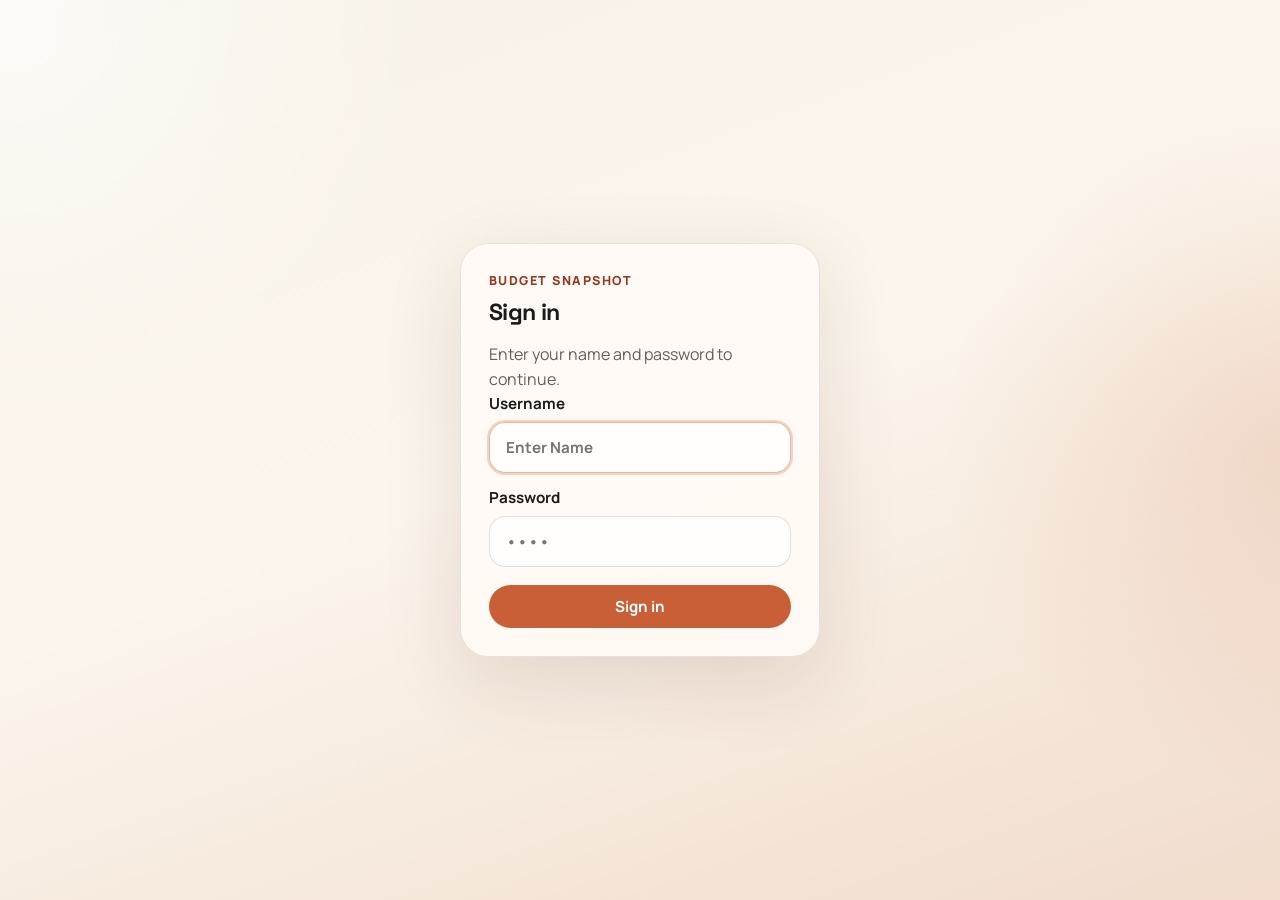
<file: index.html>
<!DOCTYPE html>
<html lang="en">
  <head>
    <meta charset="UTF-8" />
    <meta name="viewport" content="width=device-width, initial-scale=1.0, viewport-fit=cover" />
    <title>Budget Snapshot</title>
    <link rel="icon" type="image/png" href="Frame 2.png" />
    <link rel="preconnect" href="https://fonts.googleapis.com" />
    <link rel="preconnect" href="https://fonts.gstatic.com" crossorigin />
    <link
      href="https://fonts.googleapis.com/css2?family=Manrope:wght@400;500;700;800&family=Space+Grotesk:wght@500;700&display=swap"
      rel="stylesheet"
    />
    <link rel="stylesheet" href="styles.css" />
    <script src="auth.js"></script>
  </head>
  <body>
    <nav class="side-nav" aria-label="Quick actions">
      <button class="side-nav-item side-nav-icon" data-nav-action="add-expense" type="button" aria-label="Add expense" title="Add expense">
        <svg class="side-nav-svg" viewBox="0 0 24 24" aria-hidden="true">
          <circle cx="12" cy="12" r="9" fill="none" stroke="currentColor" stroke-width="1.8"/>
          <path d="M12 8v8M8 12h8" stroke="currentColor" stroke-width="1.8" stroke-linecap="round"/>
        </svg>
      </button>
      <button class="side-nav-item side-nav-icon" data-nav-target="purchaseSection" type="button" aria-label="Purchase planner" title="Purchase planner">
        <svg class="side-nav-svg" viewBox="0 0 24 24" aria-hidden="true">
          <path d="M6 2L3 6v14a2 2 0 002 2h14a2 2 0 002-2V6l-3-4z" fill="none" stroke="currentColor" stroke-width="1.8" stroke-linejoin="round"/>
          <line x1="3" y1="6" x2="21" y2="6" stroke="currentColor" stroke-width="1.8"/>
          <path d="M16 10a4 4 0 01-8 0" fill="none" stroke="currentColor" stroke-width="1.8" stroke-linecap="round"/>
        </svg>
      </button>
      <button class="side-nav-item side-nav-icon" data-nav-target="accountsSection" type="button" aria-label="Accounts" title="Accounts">
        <svg class="side-nav-svg" viewBox="0 0 24 24" aria-hidden="true">
          <rect x="2" y="6" width="20" height="14" rx="3" fill="none" stroke="currentColor" stroke-width="1.8"/>
          <path d="M2 10h20" stroke="currentColor" stroke-width="1.8"/>
          <circle cx="17" cy="15" r="1.5" fill="currentColor"/>
        </svg>
      </button>
      <button class="side-nav-item side-nav-icon" data-nav-action="notes" type="button" aria-label="Notes" title="Notes">
        <svg class="side-nav-svg" viewBox="0 0 24 24" aria-hidden="true">
          <path d="M5 3h14a2 2 0 0 1 2 2v14a2 2 0 0 1-2 2H5a2 2 0 0 1-2-2V5a2 2 0 0 1 2-2z" fill="none" stroke="currentColor" stroke-width="1.8"/>
          <path d="M7 8h10M7 12h10M7 16h6" stroke="currentColor" stroke-width="1.8" stroke-linecap="round"/>
        </svg>
      </button>
      <button class="side-nav-item side-nav-icon" data-nav-target="expenseSheetSection" type="button" aria-label="Expense sheet" title="Expense sheet">
        <svg class="side-nav-svg" viewBox="0 0 24 24" aria-hidden="true">
          <rect x="3" y="3" width="18" height="18" rx="3" fill="none" stroke="currentColor" stroke-width="1.8"/>
          <path d="M3 8h18M8 8v13M8 3v5" stroke="currentColor" stroke-width="1.5" stroke-linecap="round"/>
        </svg>
      </button>
      <button class="side-nav-item side-nav-icon" data-nav-target="monthlySection" type="button" aria-label="Monthly view" title="Monthly view">
        <svg class="side-nav-svg" viewBox="0 0 24 24" aria-hidden="true">
          <rect x="3" y="4" width="18" height="18" rx="3" fill="none" stroke="currentColor" stroke-width="1.8"/>
          <path d="M3 9h18" stroke="currentColor" stroke-width="1.8"/>
          <path d="M8 2v4M16 2v4" stroke="currentColor" stroke-width="1.8" stroke-linecap="round"/>
          <rect x="7" y="13" width="2.5" height="2.5" rx="0.5" fill="currentColor"/>
          <rect x="14.5" y="13" width="2.5" height="2.5" rx="0.5" fill="currentColor"/>
        </svg>
      </button>
      <button class="side-nav-item side-nav-icon side-nav-util-first" data-nav-action="calculator" type="button" aria-label="Calculator" title="Calculator">
        <svg class="side-nav-svg" viewBox="0 0 24 24" aria-hidden="true">
          <rect x="4" y="2" width="16" height="20" rx="3" fill="none" stroke="currentColor" stroke-width="1.8" stroke-linejoin="round"/>
          <rect x="7" y="5.5" width="10" height="3.5" rx="1.2" fill="none" stroke="currentColor" stroke-width="1.5"/>
          <circle cx="8.5" cy="13" r="1.1" fill="currentColor"/>
          <circle cx="12" cy="13" r="1.1" fill="currentColor"/>
          <circle cx="15.5" cy="13" r="1.1" fill="currentColor"/>
          <circle cx="8.5" cy="17.5" r="1.1" fill="currentColor"/>
          <circle cx="12" cy="17.5" r="1.1" fill="currentColor"/>
          <circle cx="15.5" cy="17.5" r="1.1" fill="currentColor"/>
        </svg>
      </button>
      <button class="side-nav-item side-nav-icon" data-nav-action="cashback-calculator" type="button" aria-label="Cashback calculator" title="Cashback calculator">
        <svg class="side-nav-svg" viewBox="0 0 24 24" aria-hidden="true">
          <circle cx="7" cy="7" r="2.5" fill="none" stroke="currentColor" stroke-width="1.8"/>
          <circle cx="17" cy="17" r="2.5" fill="none" stroke="currentColor" stroke-width="1.8"/>
          <path d="M18 6L6 18" stroke="currentColor" stroke-width="1.8" stroke-linecap="round"/>
        </svg>
      </button>
        <button class="side-nav-item side-nav-icon" data-nav-action="save-data" type="button" aria-label="Save data" title="Save data">
        <svg class="side-nav-svg" viewBox="0 0 24 24" aria-hidden="true">
          <path d="M5 3h11l3 3v15H5z" fill="none" stroke="currentColor" stroke-width="1.8" stroke-linejoin="round"/>
          <path d="M8 3v6h8V3" fill="none" stroke="currentColor" stroke-width="1.8" stroke-linejoin="round"/>
          <path d="M9 17h6" fill="none" stroke="currentColor" stroke-width="1.8" stroke-linecap="round"/>
        </svg>
      </button>
      <button class="side-nav-item side-nav-icon" data-nav-action="top" type="button" aria-label="Back to top" title="Back to top">
        <svg class="side-nav-svg" viewBox="0 0 24 24" aria-hidden="true">
          <path d="M12 18V6" fill="none" stroke="currentColor" stroke-width="1.8" stroke-linecap="round"/>
          <path d="M7.5 10.5 12 6l4.5 4.5" fill="none" stroke="currentColor" stroke-width="1.8" stroke-linecap="round" stroke-linejoin="round"/>
        </svg>
      </button>
    </nav>

    <div class="tab-bar">
      <a class="tab-btn tab-active" href="index.html">Dashboard</a>
      <a class="tab-btn" href="spendingcategory.html">
        <svg viewBox="0 0 24 24" width="15" height="15" aria-hidden="true" style="vertical-align:-2px;margin-right:5px"><rect x="3" y="12" width="4" height="9" rx="1" fill="none" stroke="currentColor" stroke-width="1.8"/><rect x="10" y="7" width="4" height="14" rx="1" fill="none" stroke="currentColor" stroke-width="1.8"/><rect x="17" y="3" width="4" height="18" rx="1" fill="none" stroke="currentColor" stroke-width="1.8"/></svg>
        Spending
      </a>
      <a class="tab-btn" href="wishlist.html">
        <svg viewBox="0 0 24 24" width="15" height="15" aria-hidden="true" style="vertical-align:-2px;margin-right:5px"><path d="M20.84 4.61a5.5 5.5 0 0 0-7.78 0L12 5.67l-1.06-1.06a5.5 5.5 0 0 0-7.78 7.78l1.06 1.06L12 21.23l7.78-7.78 1.06-1.06a5.5 5.5 0 0 0 0-7.78z" fill="none" stroke="currentColor" stroke-width="1.8" stroke-linejoin="round"/></svg>
        Wishlist
      </a>
      <a class="tab-btn" href="https://worth-it-lyart.vercel.app" target="_blank" rel="noopener noreferrer">Worth It</a>
      <span class="tab-btn" id="currentUserLabel" style="cursor:default"></span>
      <a class="tab-btn" href="#" id="logoutBtn">Logout</a>
    </div>

    <div class="page-shell">
      <main class="dashboard top-dashboard">
        <div class="left-dashboard-stack">
        <section id="accountsSection" class="panel panel-accent balances-panel">
          <div class="panel-heading">
            <div>
              <p class="section-tag">Accounts</p>
              <h2>Current balances</h2>
            </div>
          </div>

          <form class="stack-form">
            <label>
              Checking account
              <input id="checkingInput" name="checking" type="text" inputmode="decimal" placeholder="0.00" />
              <span class="balance-after-sheet">After sheet: <strong id="checkingNetDisplay">$0.00</strong></span>
            </label>
            <label>
              Savings account
              <input id="savingsInput" name="savings" type="text" inputmode="decimal" placeholder="0.00" />
              <span class="balance-after-sheet">After sheet: <strong id="savingsNetDisplay">$0.00</strong></span>
            </label>
            <label>
              Safety threshold
              <input id="safetyThresholdInput" name="safetyThreshold" type="number" min="0" step="0.01" placeholder="600.00" />
              <span class="field-helper">Minimum money to keep available after a purchase.</span>
            </label>
            <label>
              Low balance warning threshold
              <input id="lowBalanceThresholdInput" name="lowBalanceThreshold" type="number" min="0" step="0.01" placeholder="850.00" />
              <span class="field-helper">Show a warning when total money left drops below this amount.</span>
            </label>
          </form>

          <div id="cardsContainer" class="cards-container"></div>
          <template id="cardRowTemplate">
            <div data-card-entry class="card-entry">
              <label>
                <span data-card-name-label></span> statement balance
                <small class="field-helper">Closed billing cycle amount</small>
                <input data-card-statement-input type="number" min="0" step="0.01" placeholder="0.00" />
              </label>
              <label>
                <span data-card-name-label></span> current balance
                <strong data-card-total class="derived-value">$0.00</strong>
                <small data-card-helper class="field-helper"></small>
              </label>
              <label>
                <span data-card-name-label></span> bill due date
                <input data-card-due-input type="date" />
                <span data-card-due-helper class="due-date-helper"></span>
              </label>
              <button data-card-delete type="button" class="ghost-button small-button">Remove card</button>
            </div>
          </template>
          <p class="supporting-text card-balance-explainer">
            Statement balance is the fixed amount from a closed billing cycle. Current balance is the live total after posted charges and payments.
          </p>
          <div class="add-card-row">
            <input id="newCardNameInput" type="text" placeholder="New card name" />
            <button id="addCardBtn" type="button" class="secondary-button small-button">Add card</button>
          </div>

          <div class="stats-grid accounts-stats">
            <article class="stat-card">
              <span>Total cash</span>
              <strong id="totalCash">$0.00</strong>
            </article>
            <article class="stat-card">
              <span>Total money left</span>
              <small class="stat-caption">After paying the credit card bills</small>
              <strong id="totalMoneyLeft">$0.00</strong>
            </article>
            <article class="stat-card">
              <span>Planned out of checking</span>
              <strong id="plannedFromChecking">$0.00</strong>
            </article>
            <article class="stat-card">
              <span>Total current card balances</span>
              <strong id="totalCardPayments">$0.00</strong>
              <small id="creditCardBillTotalText" class="stat-caption">Total due: $0.00</small>
            </article>
            <article class="stat-card">
              <span>Checking after expenses and cards</span>
              <strong id="checkingAfterCards">$0.00</strong>
            </article>
          </div>

          <p class="supporting-text">
            Use the rows below for bills, shopping, food, travel, subscriptions,
            or any other expense category you want to watch.
          </p>
        </section>

        <section id="subscriptionsSection" class="panel panel-accent subscriptions-panel">
          <div class="panel-heading">
            <div>
              <p class="section-tag">Subscriptions</p>
              <h2>Recurring subscriptions</h2>
              <strong id="subscriptionTotalDisplay" class="subscription-total-display">$0.00 total</strong>
            </div>
            <button id="addSubscriptionBtn" class="secondary-button small-button" type="button">Add subscription</button>
          </div>

          <div id="subscriptionsContainer" class="subscriptions-container"></div>
          <template id="subscriptionRowTemplate">
            <div data-subscription-entry class="subscription-entry">
              <label>
                Name
                <input data-subscription-name type="text" placeholder="Netflix, Spotify..." />
              </label>
              <label>
                Monthly amount
                <input data-subscription-amount type="number" min="0" step="0.01" placeholder="0.00" />
              </label>
              <label>
                Renewal date
                <input data-subscription-renewal type="date" />
                <span data-subscription-renewal-helper class="due-date-helper"></span>
              </label>
              <button data-subscription-delete type="button" class="ghost-button small-button">Remove</button>
            </div>
          </template>

          <div class="stats-grid accounts-stats">
            <article class="stat-card accent-stat">
              <span>Total monthly subscriptions</span>
              <strong id="totalSubscriptions">$0.00</strong>
            </article>
          </div>
        </section>

        </div>

        <section id="expenseSheetSection" class="panel sheet-panel">
          <div class="panel-heading">
            <div>
              <p class="section-tag">Expense sheet</p>
              <h2>Expenses with dropdown categories</h2>
            </div>
            <div class="sheet-actions">
              <label class="period-filter">
                <span>Period</span>
                <select id="periodFilterInput" name="periodFilter"></select>
              </label>
              <button id="saveSheetDataButton" class="ghost-button" type="button">Sync to cloud</button>
              <button id="addExpenseButton" class="secondary-button" type="button">Add expense</button>
            </div>
          </div>

          <div class="table-wrap">
            <table class="expense-table">
              <thead>
                <tr>
                  <th id="dateSortHeader" aria-sort="none">
                    <button id="dateSortButton" class="table-sort-button" type="button" aria-label="Sort dates" title="Sort dates">
                      <span>Date</span>
                      <span class="sort-arrow" aria-hidden="true"></span>
                    </button>
                  </th>
                  <th>Description</th>
                  <th id="amountSortHeader" aria-sort="none">
                    <button id="amountSortButton" class="table-sort-button" type="button" aria-label="Sort amounts" title="Sort amounts">
                      <span>Amount</span>
                      <span class="sort-arrow" aria-hidden="true"></span>
                    </button>
                  </th>
                      <th>Category</th>
                  <th>Paid from</th>
                  <th></th>
                </tr>
              </thead>
              <tbody id="expenseTableBody"></tbody>
            </table>
          </div>

          <template id="expenseRowTemplate">
            <tr>
              <td><input data-field="date" type="date" /></td>
              <td><input data-field="description" type="text" placeholder="Rent, Starbucks, Uber Eats..." /></td>
              <td><input data-field="amount" type="number" min="0" step="0.01" placeholder="0.00" /></td>
              <td>
                <select data-field="category"></select>
              </td>
              <td>
                <select data-field="source"></select>
              </td>
              <td>
                <button class="expense-remove-button" data-action="remove" type="button" aria-label="Remove expense" title="Remove expense">&times;</button>
              </td>
            </tr>
          </template>

          <div class="stats-grid bottom-stats">
            <article class="stat-card">
              <span>Next upcoming bill</span>
              <strong id="nextBill">No dated bills yet</strong>
            </article>
            <article class="stat-card">
              <span>Checking left after expenses</span>
              <strong id="checkingAfterExpenses">$0.00</strong>
            </article>
            <article class="stat-card income-stat">
              <span>Income logged this period</span>
              <strong id="totalIncome">$0.00</strong>
            </article>
          </div>
        </section>

      </main>

      <main class="dashboard secondary-dashboard">
        <div class="lower-left-stack">
          <section class="panel payments-panel">
            <div class="panel-heading">
              <div>
                <p class="section-tag">Card payments</p>
                <h2>Transfers and payments</h2>
              </div>
              <button id="addPaymentEntryButton" class="secondary-button" type="button">Add entry</button>
            </div>

            <div class="table-wrap payment-wrap">
              <table class="expense-table payment-table">
                <thead>
                  <tr>
                    <th>Date</th>
                    <th>Type</th>
                    <th>Card</th>
                    <th>Amount</th>
                    <th></th>
                  </tr>
                </thead>
                <tbody id="paymentTableBody"></tbody>
              </table>
            </div>

            <template id="paymentRowTemplate">
              <tr>
                <td><input data-field="date" type="date" /></td>
                <td><select data-field="type"></select></td>
                <td><select data-field="card"></select></td>
                <td><input data-field="amount" type="number" min="0" step="0.01" placeholder="0.00" /></td>
                <td><button class="ghost-button small-button" data-action="remove" type="button">Remove</button></td>
              </tr>
            </template>

            <div class="stats-grid compact-grid">
              <article class="stat-card">
                <span>Savings to checking planned</span>
                <strong id="transferTotal">$0.00</strong>
              </article>
              <article class="stat-card">
                <span>Card payments recorded</span>
                <strong id="paymentsTotal">$0.00</strong>
              </article>
            </div>
          </section>

          <section id="purchaseSection" class="panel purchase-panel">
            <div class="panel-heading">
              <div>
                <p class="section-tag">Purchase planner</p>
                <h2>Can I afford this?</h2>
              </div>
            </div>

            <form class="stack-form">
              <label>
                What do you want to buy?
                <input id="purchaseNameInput" name="purchaseName" type="text" placeholder="Weekend trip, shoes, headphones..." />
              </label>
              <label>
                How much does it cost?
                <input id="purchaseAmountInput" name="purchaseAmount" type="number" min="0" step="0.01" placeholder="0.00" />
              </label>
            </form>

            <div class="decision-card" id="decisionCard">
              <p class="decision-label">After this purchase</p>
              <strong id="afterPurchase">$0.00</strong>
              <small id="purchaseImpactText" class="stat-caption">This amount is calculated from your total money left.</small>
              <span id="decisionText">Enter an item above to compare it with your remaining money.</span>
            </div>
          </section>

          <section class="panel treat-panel">
            <div class="panel-heading">
              <div>
                <p class="section-tag">Treat suggestion</p>
                <h2>Reward without overspending</h2>
              </div>
            </div>

            <form class="stack-form">
              <label>
                Treat mode
                <select id="treatModeInput" name="treatMode">
                  <option value="Conservative">Conservative</option>
                  <option value="Balanced">Balanced</option>
                  <option value="Flexible">Flexible</option>
                </select>
              </label>
              <label class="toggle-label">
                <span>Enable treat suggestions</span>
                <input id="treatEnabledInput" name="treatEnabled" type="checkbox" />
              </label>
            </form>

            <div class="stats-grid compact-grid">
              <article class="stat-card accent-stat">
                <span>Treat budget</span>
                <small class="stat-caption">Built from money left after your $300 treat buffer.</small>
                <strong id="treatBudget">$0.00</strong>
              </article>
              <article class="stat-card">
                <span>Treat status</span>
                <strong id="treatStatus">No treat today</strong>
              </article>
            </div>

            <div class="decision-card" id="treatCard">
              <p class="decision-label">Why this suggestion</p>
              <span id="treatReason">Turn this on when you want disciplined treat guidance based on your current numbers.</span>
              <small id="treatPurchaseFit" class="stat-caption">Enter something in Purchase planner to compare it with your treat budget.</small>
            </div>

            <div class="treat-suggestion-card hidden" id="aiTreatCard">
              <span class="treat-priority-badge" id="aiTreatBadge">Fits your budget</span>
              <div class="treat-main-row">
                <strong id="aiTreatName">—</strong>
                <span class="treat-suggestion-price" id="aiTreatPrice"></span>
              </div>
              <small class="stat-caption" id="aiTreatBrand"></small>
              <small class="stat-caption" id="aiTreatWhy"></small>
              <div class="also-affordable hidden" id="aiTreatBetterWrap">
                <p class="also-label">Better buy</p>
                <div class="also-item">
                  <span class="also-item-name" id="aiBetterName"></span>
                  <span class="also-item-price" id="aiBetterPrice"></span>
                </div>
                <small class="stat-caption" id="aiBetterWhy"></small>
              </div>
            </div>
          </section>
        </div>

        <section class="panel planning-panel">
          <div class="panel-heading">
            <div>
              <p class="section-tag">Upcoming</p>
              <h2>Salary and settlements</h2>
            </div>
          </div>

          <form class="stack-form">
            <label>
              Upcoming salary amount
              <input id="salaryAmountInput" name="salaryAmount" type="number" min="0" step="0.01" placeholder="0.00" />
            </label>
            <label>
              Salary date
              <input id="salaryDateInput" name="salaryDate" type="date" />
            </label>
            <label>
              Splitwise you owe
              <input id="splitwiseOweAmountInput" name="splitwiseOweAmount" type="number" min="0" step="0.01" placeholder="0.00" />
            </label>
            <label>
              Owe date
              <input id="splitwiseOweDateInput" name="splitwiseOweDate" type="date" />
            </label>
            <label>
              Splitwise owed to you
              <input id="splitwiseOwedAmountInput" name="splitwiseOwedAmount" type="number" min="0" step="0.01" placeholder="0.00" />
            </label>
            <label>
              Owed date
              <input id="splitwiseOwedDateInput" name="splitwiseOwedDate" type="date" />
            </label>
          </form>

          <div class="stats-grid compact-grid">
            <article class="stat-card">
              <span>Salary incoming</span>
              <strong id="incomingSoon">$0.00</strong>
            </article>
            <article class="stat-card">
              <span>Splitwise owed to you</span>
              <strong id="splitwiseIncoming">$0.00</strong>
            </article>
            <article class="stat-card">
              <span>Splitwise you owe</span>
              <strong id="settlementDue">$0.00</strong>
            </article>
            <article class="stat-card">
              <span>Projected after all</span>
              <strong id="projectedAvailable">$0.00</strong>
            </article>
            <article class="stat-card">
              <span>Next cash-flow date</span>
              <strong id="nextMoneyDate">No date yet</strong>
            </article>
          </div>
        </section>
      </main>

      <section class="panel monthly-spend-card">
        <div class="panel-heading">
          <div>
            <p class="section-tag">Monthly Spend</p>
            <h2>Spending breakdown</h2>
            <p id="monthlySpendPeriodLabel" class="supporting-text period-summary">Viewing all periods</p>
          </div>
          <div class="monthly-spend-total-wrap">
            <span class="monthly-spend-label">Total spent</span>
            <strong id="monthlySpendTotal">$0.00</strong>
          </div>
        </div>
        <div id="monthlySpendCategories" class="monthly-spend-categories"></div>
      </section>

      <section id="monthlySection" class="panel monthly-panel">
        <div class="panel-heading">
          <div>
            <p class="section-tag">Monthly view</p>
            <h2>Daily spending</h2>
            <p id="monthlyPeriodLabel" class="supporting-text period-summary">Viewing all periods</p>
          </div>
        </div>
        <div class="daily-chart-wrap">
          <canvas id="dailyChart" width="720" height="320" aria-label="Daily spending stacked by category"></canvas>
          <div id="dailyChartTooltip" class="daily-chart-tooltip" role="tooltip" hidden></div>
        </div>
        <div id="dailyChartLegend" class="daily-chart-legend" aria-label="Daily spending categories"></div>
        <div class="stats-grid monthly-stats">
          <article class="stat-card">
            <span>Total this period</span>
            <strong id="monthlyTotal">$0.00</strong>
          </article>
          <article class="stat-card accent-stat">
            <span>Highest day</span>
            <strong id="monthlyPeak">—</strong>
          </article>
          <article class="stat-card">
            <span>Daily average</span>
            <strong id="monthlyAverage">$0.00</strong>
          </article>
          <article class="stat-card">
            <span>Days with spending</span>
            <strong id="monthlyActiveDays">0</strong>
          </article>
        </div>
      </section>
    </div>

    <div id="calculatorModal" class="calc-modal hidden" role="dialog" aria-label="Calculator" aria-modal="true">
      <div class="calc-panel">
        <div class="calc-header">
          <p class="section-tag" style="margin:0">Calculator</p>
          <button id="calcCloseButton" class="ghost-button small-button" type="button">Done</button>
        </div>
        <div class="calc-display">
          <span id="calcExpression" class="calc-expression"></span>
          <output id="calcDisplay" class="calc-value">0</output>
        </div>
        <div class="calc-keys">
          <button class="calc-key calc-key-fn" data-action="clear">C</button>
          <button class="calc-key calc-key-fn" data-action="toggle-sign">±</button>
          <button class="calc-key calc-key-fn" data-action="percent">%</button>
          <button class="calc-key calc-key-op" data-action="operator" data-value="÷">÷</button>

          <button class="calc-key" data-action="digit" data-value="7">7</button>
          <button class="calc-key" data-action="digit" data-value="8">8</button>
          <button class="calc-key" data-action="digit" data-value="9">9</button>
          <button class="calc-key calc-key-op" data-action="operator" data-value="×">×</button>

          <button class="calc-key" data-action="digit" data-value="4">4</button>
          <button class="calc-key" data-action="digit" data-value="5">5</button>
          <button class="calc-key" data-action="digit" data-value="6">6</button>
          <button class="calc-key calc-key-op" data-action="operator" data-value="−">−</button>

          <button class="calc-key" data-action="digit" data-value="1">1</button>
          <button class="calc-key" data-action="digit" data-value="2">2</button>
          <button class="calc-key" data-action="digit" data-value="3">3</button>
          <button class="calc-key calc-key-op" data-action="operator" data-value="+">+</button>

          <button class="calc-key calc-key-zero" data-action="digit" data-value="0">0</button>
          <button class="calc-key" data-action="decimal">.</button>
          <button class="calc-key calc-key-equals" data-action="equals">=</button>
        </div>
      </div>
    </div>

    <div id="cashbackModal" class="calc-modal hidden" role="dialog" aria-label="Cashback calculator" aria-modal="true">
      <div class="calc-panel">
        <div class="calc-header">
          <p class="section-tag" style="margin:0">Cashback calculator</p>
          <button id="cashbackCloseButton" class="ghost-button small-button" type="button">Done</button>
        </div>
        <form class="stack-form">
          <label>
            Purchase amount
            <input id="cashbackAmountInput" type="number" min="0" step="0.01" placeholder="0.00" />
          </label>
          <label>
            Cashback rate (%)
            <input id="cashbackRateInput" type="number" min="0" step="0.01" placeholder="2" />
          </label>
        </form>
        <div class="stats-grid" style="margin-top: 16px">
          <article class="stat-card accent-stat">
            <span>Cashback earned</span>
            <strong id="cashbackResult">$0.00</strong>
          </article>
        </div>
      </div>
    </div>

    <div id="notesModal" class="calc-modal hidden" role="dialog" aria-label="Notes" aria-modal="true">
      <div class="calc-panel notes-modal-panel">
        <div class="calc-header">
          <div>
            <p class="section-tag" style="margin:0">Notes</p>
            <h2>Keep a quick note</h2>
          </div>
          <button id="notesCloseButton" class="ghost-button small-button" type="button">Done</button>
        </div>
        <label for="notesInput" class="sr-only">Notes</label>
        <textarea id="notesInput" rows="9" placeholder="Add reminders, money goals, or anything you want to remember..."></textarea>
        <div class="notes-modal-actions">
          <span class="supporting-text notes-helper">Notes save automatically to your budget.</span>
          <button id="clearNotesButton" class="ghost-button small-button" type="button">Clear</button>
        </div>
      </div>
    </div>

    <button id="fabAddExpense" class="fab-button" type="button" aria-label="Add expense">+</button>

    <div id="toastNotification" class="toast" role="status" aria-live="polite" aria-atomic="true"></div>

    <div id="lowBalanceWarning" class="low-balance-warning hidden" role="alert" aria-live="assertive">
      <svg viewBox="0 0 24 24" class="low-balance-icon" aria-hidden="true">
        <path d="M12 2L2 20h20L12 2z" fill="none" stroke="currentColor" stroke-width="1.8" stroke-linejoin="round"/>
        <path d="M12 9v5" stroke="currentColor" stroke-width="1.8" stroke-linecap="round"/>
        <circle cx="12" cy="17" r="1" fill="currentColor"/>
      </svg>
      <div class="low-balance-text">
        <strong>Low balance warning</strong>
        <span id="lowBalanceMessage">Total money left has dropped below $850.</span>
      </div>
    </div>

    <script>
      document.getElementById("currentUserLabel").textContent = "Hi, " + window.BudgetAuth.userName;
      document.getElementById("logoutBtn").addEventListener("click", function (e) {
        e.preventDefault();
        window.BudgetAuth.logout();
      });
    </script>
    <script type="module" src="script.js"></script>
  </body>
</html>
</file>
<file: styles.css>
:root {
  --bg: #f7f1e7;
  --bg-accent: #f1dccd;
  --panel: rgba(255, 251, 246, 0.88);
  --panel-strong: #fff8f1;
  --ink: #1d1a1a;
  --muted: #695d5b;
  --line: rgba(72, 47, 40, 0.12);
  --primary: #c95f37;
  --primary-deep: #933a1f;
  --good: #17643d;
  --warn: #9c4b00;
  --bad: #8b1e1e;
  --shadow: 0 24px 80px rgba(70, 34, 24, 0.12);
}

* {
  box-sizing: border-box;
}

body {
  margin: 0;
  min-height: 100vh;
  font-family: "Manrope", sans-serif;
  color: var(--ink);
  background:
    radial-gradient(circle at top left, rgba(255, 255, 255, 0.7), transparent 28%),
    radial-gradient(circle at right center, rgba(201, 95, 55, 0.14), transparent 25%),
    linear-gradient(160deg, var(--bg) 0%, #fbf5ec 48%, var(--bg-accent) 100%);
}

.side-nav {
  position: fixed;
  top: 50%;
  left: 18px;
  transform: translateY(-50%);
  display: flex;
  flex-direction: column;
  gap: 10px;
  z-index: 30;
  height: calc(100vh - 48px);
  justify-content: flex-start;
}

.side-nav-item {
  writing-mode: vertical-rl;
  text-orientation: mixed;
  transform: rotate(180deg);
  border-radius: 999px;
  border: 1px solid rgba(72, 47, 40, 0.12);
  background: rgba(255, 251, 246, 0.92);
  box-shadow: 0 14px 28px rgba(70, 34, 24, 0.12);
  padding: 16px 10px;
  min-height: 116px;
  font-weight: 800;
  color: var(--ink);
}

.side-nav-item:hover {
  background: rgba(255, 243, 234, 0.96);
}

.side-nav-icon {
  writing-mode: horizontal-tb;
  text-orientation: initial;
  transform: none;
  min-height: auto;
  min-width: 54px;
  padding: 14px 12px;
  font-size: 1.5rem;
  line-height: 1;
}

/* Push utility icons (calculator group) to bottom of nav */
.side-nav-util-first {
  margin-top: auto;
}

.side-nav-svg {
  width: 22px;
  height: 22px;
  display: block;
}

.toast {
  position: fixed;
  right: 22px;
  top: 22px;
  max-width: 320px;
  padding: 12px 16px;
  border-radius: 16px;
  background: rgba(39, 30, 26, 0.94);
  color: #fff8f1;
  box-shadow: 0 18px 36px rgba(39, 30, 26, 0.2);
  opacity: 0;
  transform: translateY(-10px);
  pointer-events: none;
  transition: opacity 180ms ease, transform 180ms ease;
  z-index: 40;
  font-size: 0.92rem;
  line-height: 1.4;
}

.toast.visible {
  opacity: 1;
  transform: translateY(0);
}

.toast.success {
  background: rgba(28, 92, 58, 0.94);
}

.toast.info {
  background: rgba(39, 30, 26, 0.94);
}

.page-shell {
  width: min(1320px, calc(100% - 60px));
  margin: 0 auto;
  padding: 32px 0 56px;
  padding-left: 50px;
}

.hero {
  margin-bottom: 24px;
}

.panel {
  border: 1px solid var(--line);
  border-radius: 28px;
  background: var(--panel);
  backdrop-filter: blur(18px);
  box-shadow: var(--shadow);
  padding: 28px;
}

.hero-visualization {
  background:
    radial-gradient(circle at top right, rgba(201, 95, 55, 0.12), transparent 24%),
    linear-gradient(180deg, rgba(255, 249, 241, 0.95), rgba(255, 252, 247, 0.88));
}

.save-status {
  margin-top: 0;
  font-size: 0.88rem;
  color: var(--muted);
}

.section-tag {
  margin: 0 0 10px;
  text-transform: uppercase;
  letter-spacing: 0.12em;
  font-size: 0.78rem;
  color: var(--primary-deep);
  font-weight: 800;
}

h2 {
  font-family: "Space Grotesk", sans-serif;
  margin: 0;
  letter-spacing: -0.03em;
  font-size: 1.45rem;
  line-height: 1.15;
}

.supporting-text {
  margin: 16px 0 0;
  color: var(--muted);
  line-height: 1.6;
}

.period-summary {
  margin-top: 8px;
  margin-bottom: 0;
}

.dashboard {
  display: grid;
  gap: 24px;
}

.top-dashboard {
  grid-template-columns: 0.82fr 1.58fr;
  align-items: start;
}

.secondary-dashboard {
  grid-template-columns: minmax(420px, 1.25fr) minmax(300px, 0.8fr);
  margin-top: 24px;
  align-items: start;
}

.balances-panel,
.payments-panel,
.planning-panel,
.purchase-panel,
.sheet-panel {
  min-height: 100%;
}

.lower-left-stack,
.left-dashboard-stack {
  display: grid;
  gap: 24px;
}

.subscriptions-container {
  display: grid;
  gap: 14px;
  margin-top: 14px;
}

.subscription-entry {
  display: grid;
  gap: 14px;
  padding: 16px;
  border-radius: 20px;
  background: var(--panel-strong);
  border: 1px solid var(--line);
}

.panel-accent {
  background: linear-gradient(180deg, rgba(255, 247, 239, 0.96) 0%, rgba(250, 233, 219, 0.88) 100%);
}

.panel-heading {
  display: flex;
  align-items: start;
  justify-content: space-between;
  gap: 16px;
  margin-bottom: 20px;
}

.panel-heading > div:first-child {
  min-width: 0;
}

.balances-panel .panel-heading,
.sheet-panel .panel-heading {
  margin-bottom: 18px;
}

.stack-form {
  display: grid;
  gap: 14px;
}

.cards-container {
  display: grid;
  gap: 14px;
  margin-top: 14px;
}

.card-entry {
  display: grid;
  gap: 14px;
  padding: 16px;
  border-radius: 20px;
  background: var(--panel-strong);
  border: 1px solid var(--line);
}

.add-card-row {
  display: flex;
  gap: 10px;
  margin-top: 14px;
}

.add-card-row input {
  flex: 1;
}

.toggle-label {
  display: flex;
  align-items: center;
  justify-content: space-between;
  gap: 14px;
}

.toggle-label input[type="checkbox"] {
  width: 22px;
  height: 22px;
  flex: 0 0 auto;
  accent-color: var(--primary);
}

label {
  display: grid;
  gap: 8px;
  font-weight: 700;
  font-size: 0.95rem;
}

.field-helper {
  display: block;
  font-size: 0.78rem;
  line-height: 1.35;
  color: var(--muted);
  font-weight: 600;
}

.derived-value {
  display: block;
  font-family: "Space Grotesk", sans-serif;
  font-size: 1.25rem;
  line-height: 1.2;
  font-variant-numeric: tabular-nums;
}

input,
select,
textarea {
  width: 100%;
  border: 1px solid rgba(62, 43, 34, 0.15);
  border-radius: 16px;
  padding: 14px 16px;
  font: inherit;
  color: var(--ink);
  background: rgba(255, 255, 255, 0.8);
}

textarea {
  min-height: 160px;
  resize: vertical;
  line-height: 1.55;
}

select {
  appearance: none;
  background-image:
    linear-gradient(45deg, transparent 50%, currentColor 50%),
    linear-gradient(135deg, currentColor 50%, transparent 50%);
  background-position:
    calc(100% - 18px) calc(50% - 2px),
    calc(100% - 12px) calc(50% - 2px);
  background-size: 6px 6px, 6px 6px;
  background-repeat: no-repeat;
  padding-right: 32px;
}

input:focus,
select:focus,
textarea:focus {
  outline: 2px solid rgba(201, 95, 55, 0.25);
  border-color: rgba(201, 95, 55, 0.45);
}

.notes-helper {
  margin-top: 10px;
  font-size: 0.82rem;
}

.sr-only {
  position: absolute;
  width: 1px;
  height: 1px;
  padding: 0;
  margin: -1px;
  overflow: hidden;
  clip: rect(0, 0, 0, 0);
  white-space: nowrap;
  border: 0;
}

.stats-grid {
  display: grid;
  gap: 14px;
  margin-top: 20px;
}

.compact-grid {
  grid-template-columns: repeat(2, minmax(0, 1fr));
}

.accounts-stats {
  grid-template-columns: 1fr;
}

.hero-stats {
  grid-template-columns: repeat(4, minmax(0, 1fr));
}

.bottom-stats {
  grid-template-columns: repeat(2, minmax(0, 1fr));
}

.stat-card,
.decision-card {
  border-radius: 20px;
  padding: 18px;
  background: var(--panel-strong);
  border: 1px solid var(--line);
}

.stat-card span,
.decision-label {
  display: block;
  font-size: 0.9rem;
  color: var(--muted);
  margin-bottom: 6px;
}

.stat-caption {
  display: block;
  margin-bottom: 8px;
  font-size: 0.78rem;
  line-height: 1.35;
  color: var(--muted);
}

.stat-card strong,
.decision-card strong {
  font-family: "Space Grotesk", sans-serif;
  font-size: 1.45rem;
  font-variant-numeric: tabular-nums;
}

.accent-stat {
  background: linear-gradient(180deg, rgba(201, 95, 55, 0.14), rgba(255, 241, 230, 0.94));
  border-color: rgba(201, 95, 55, 0.22);
}

.accent-stat strong {
  color: var(--primary-deep);
}

button {
  font: inherit;
  border: none;
  cursor: pointer;
}

.secondary-button,
.ghost-button {
  border-radius: 999px;
  padding: 10px 16px;
  font-weight: 800;
}

.sheet-actions {
  display: flex;
  gap: 10px;
  align-items: center;
  flex-wrap: wrap;
  justify-content: flex-end;
  margin-top: 2px;
}

.period-filter {
  min-width: 160px;
  font-size: 0.82rem;
  gap: 6px;
}

.period-filter span {
  color: var(--muted);
  font-weight: 800;
  text-transform: uppercase;
  letter-spacing: 0.08em;
}

.period-filter select {
  min-width: 0;
}

.secondary-button {
  background: var(--primary);
  color: white;
}

.ghost-button {
  background: rgba(0, 0, 0, 0.05);
  color: var(--ink);
  border: 1px solid var(--line);
}

.small-button {
  padding: 8px 12px;
  font-size: 0.86rem;
}

.decision-card {
  margin-top: 20px;
}

.treat-panel .decision-card {
  min-height: 138px;
}

.treat-panel #treatReason,
.treat-panel #treatPurchaseFit {
  line-height: 1.5;
}

.decision-card.good {
  border-color: rgba(23, 100, 61, 0.28);
}

.decision-card.caution {
  border-color: rgba(156, 75, 0, 0.28);
}

.decision-card.bad {
  border-color: rgba(139, 30, 30, 0.28);
}

.good strong,
.good #decisionText,
#healthLabel.good {
  color: var(--good);
}

.caution strong,
.caution #decisionText,
#healthLabel.caution {
  color: var(--warn);
}

.bad strong,
.bad #decisionText,
#healthLabel.bad {
  color: var(--bad);
}

.hero-visualization canvas {
  width: 100%;
  height: auto;
  display: block;
  border-radius: 18px;
  background: linear-gradient(180deg, rgba(255, 248, 241, 0.95), rgba(255, 255, 255, 0.8));
  border: 1px solid var(--line);
}

.hero-status {
  display: flex;
  justify-content: space-between;
  gap: 16px;
  margin-top: 18px;
  color: var(--muted);
}

.legend {
  display: flex;
  flex-wrap: wrap;
  gap: 10px;
  margin-top: 14px;
}

.legend-item {
  display: inline-flex;
  align-items: center;
  gap: 8px;
  padding: 10px 12px;
  border-radius: 18px;
  background: rgba(255, 255, 255, 0.7);
  border: 1px solid var(--line);
  font-size: 0.9rem;
  flex-wrap: wrap;
}

.legend-item.over-cap {
  background: rgba(255, 236, 236, 0.92);
  border-color: rgba(199, 68, 68, 0.35);
}

.legend-copy {
  display: grid;
  gap: 2px;
  min-width: 0;
}

.legend-title {
  font-weight: 700;
}

.legend-helper {
  color: var(--muted);
  font-size: 0.75rem;
}

.legend-item.over-cap .legend-title,
.legend-item.over-cap .legend-helper {
  color: var(--bad);
}

.legend-cap-input {
  display: inline-grid;
  gap: 4px;
  font-size: 0.7rem;
  text-transform: uppercase;
  letter-spacing: 0.08em;
  color: var(--muted);
  margin-left: 6px;
}

.legend-cap-input input {
  width: 92px;
  min-width: 92px;
  padding: 8px 10px;
  border-radius: 12px;
  font-size: 0.86rem;
}

.legend-swatch {
  width: 12px;
  height: 12px;
  border-radius: 999px;
  flex-shrink: 0;
}

.table-wrap {
  overflow-x: auto;
  border: 1px solid var(--line);
  border-radius: 22px;
  background: rgba(255, 253, 250, 0.9);
}

.expense-table {
  width: 100%;
  min-width: 860px;
  border-collapse: collapse;
}

.payment-wrap .expense-table {
  min-width: 0;
}

.expense-table th,
.expense-table td {
  padding: 12px;
  border-bottom: 1px solid rgba(72, 47, 40, 0.08);
  text-align: left;
  vertical-align: middle;
}

.expense-table th {
  font-size: 0.84rem;
  text-transform: uppercase;
  letter-spacing: 0.08em;
  color: var(--muted);
  background: rgba(247, 239, 229, 0.9);
}

.table-sort-button {
  display: flex;
  width: 100%;
  align-items: center;
  justify-content: space-between;
  gap: 12px;
  padding: 0;
  background: transparent;
  color: inherit;
  font: inherit;
  font-weight: inherit;
  text-transform: inherit;
  letter-spacing: inherit;
}

.sort-arrow {
  width: 9px;
  height: 9px;
  flex: 0 0 auto;
  border-top: 2px solid currentColor;
  border-left: 2px solid currentColor;
  transform: rotate(45deg) translateY(2px);
  transition: transform 140ms ease;
}

[aria-sort="descending"] .sort-arrow {
  transform: rotate(225deg) translateY(2px);
}

.expense-table tbody tr:hover {
  background: rgba(255, 248, 241, 0.72);
}

.expense-table input,
.expense-table select {
  min-width: 120px;
  border-radius: 14px;
  padding: 11px 12px;
}

.expense-table td:last-child {
  width: 1%;
  white-space: nowrap;
}

.expense-remove-button {
  display: inline-grid;
  place-items: center;
  width: 28px;
  height: 28px;
  padding: 0;
  border: 1px solid transparent;
  border-radius: 50%;
  background: transparent;
  color: #c74444;
  font-size: 1.25rem;
  line-height: 1;
  transition: background 140ms ease, color 140ms ease, border-color 140ms ease;
}

.expense-remove-button:hover,
.expense-remove-button:focus-visible {
  background: rgba(199, 68, 68, 0.1);
  border-color: rgba(199, 68, 68, 0.2);
  color: #a52f2f;
}

.empty-state {
  padding: 24px;
  text-align: center;
  color: var(--muted);
}

.category-pill {
  color: #1d1a1a;
  font-weight: 700;
}

.monthly-panel {
  margin-top: 24px;
}

.fab-button {
  display: none;
}

/* Calculator modal — floats in bottom-right corner, no overlay */
.calc-modal {
  position: fixed;
  bottom: 24px;
  right: 24px;
  z-index: 150;
}

.calc-modal.hidden {
  display: none;
}

.calc-panel {
  width: 100%;
  max-width: 316px;
  background: var(--panel-strong);
  border: 1px solid var(--line);
  border-radius: 28px;
  box-shadow: 0 32px 80px rgba(70, 34, 24, 0.22);
  padding: 24px;
}

.notes-modal-panel {
  max-width: 520px;
}

.subscription-total-display {
  display: block;
  margin-top: 8px;
  color: var(--primary-deep);
  font-family: "Space Grotesk", sans-serif;
  font-size: 1rem;
}

.notes-modal-actions {
  display: flex;
  align-items: center;
  justify-content: space-between;
  gap: 12px;
}

.calc-header {
  display: flex;
  align-items: center;
  justify-content: space-between;
  margin-bottom: 14px;
}

.calc-display {
  background: rgba(247, 241, 231, 0.7);
  border: 1px solid var(--line);
  border-radius: 18px;
  padding: 14px 18px;
  text-align: right;
  margin-bottom: 16px;
  min-height: 82px;
  display: flex;
  flex-direction: column;
  justify-content: flex-end;
  gap: 4px;
}

.calc-expression {
  font-size: 0.82rem;
  color: var(--muted);
  min-height: 1em;
  overflow: hidden;
  text-overflow: ellipsis;
  white-space: nowrap;
}

.calc-value {
  font-family: "Space Grotesk", sans-serif;
  font-size: 2.4rem;
  font-variant-numeric: tabular-nums;
  letter-spacing: -0.03em;
  line-height: 1;
  overflow: hidden;
  text-overflow: ellipsis;
  white-space: nowrap;
  display: block;
}

.calc-keys {
  display: grid;
  grid-template-columns: repeat(4, 1fr);
  gap: 9px;
}

.calc-key {
  border-radius: 14px;
  height: 58px;
  padding: 0;
  font-family: "Space Grotesk", sans-serif;
  font-size: 1.15rem;
  font-weight: 700;
  border: 1px solid var(--line);
  background: rgba(255, 255, 255, 0.9);
  color: var(--ink);
  cursor: pointer;
  display: flex;
  align-items: center;
  justify-content: center;
  transition: filter 100ms ease;
  user-select: none;
}

.calc-key:hover {
  filter: brightness(0.95);
}

.calc-key:active {
  filter: brightness(0.88);
  transform: scale(0.95);
}

.calc-key-fn {
  background: rgba(105, 93, 91, 0.13);
}

.calc-key-op {
  background: rgba(201, 95, 55, 0.13);
  color: var(--primary-deep);
}

.calc-key-op.active {
  background: var(--primary);
  color: #fff;
  border-color: transparent;
}

.calc-key-equals {
  background: var(--primary);
  color: #fff;
  border-color: transparent;
}

.calc-key-equals:hover {
  filter: brightness(0.92);
}

.calc-key-zero {
  grid-column: span 2;
  justify-content: flex-start;
  padding-left: 20px;
}

.toast-undo-btn {
  background: none;
  border: none;
  color: inherit;
  font: inherit;
  font-weight: 800;
  cursor: pointer;
  text-decoration: underline;
  padding: 0;
  margin-left: 6px;
  opacity: 0.85;
}

.toast-undo-btn:hover {
  opacity: 1;
}

.monthly-panel canvas {
  width: 100%;
  height: auto;
  display: block;
  border-radius: 18px;
  background: linear-gradient(180deg, rgba(255, 248, 241, 0.95), rgba(255, 255, 255, 0.8));
  border: 1px solid var(--line);
}

.daily-chart-wrap {
  position: relative;
}

.daily-chart-tooltip {
  position: absolute;
  z-index: 5;
  display: grid;
  gap: 6px;
  min-width: 150px;
  padding: 10px 12px;
  border: 1px solid rgba(72, 47, 40, 0.16);
  border-radius: 12px;
  background: rgba(35, 30, 28, 0.96);
  box-shadow: 0 8px 24px rgba(35, 30, 28, 0.2);
  color: #fff;
  font-size: 0.78rem;
  pointer-events: none;
}

.daily-chart-tooltip[hidden] {
  display: none;
}

.daily-chart-tooltip span {
  display: flex;
  align-items: center;
  gap: 7px;
  white-space: nowrap;
}

.daily-chart-tooltip i {
  width: 9px;
  height: 9px;
  border-radius: 3px;
}

.daily-chart-tooltip .daily-tooltip-total {
  margin-top: 2px;
  padding-top: 6px;
  border-top: 1px solid rgba(255, 255, 255, 0.18);
  font-weight: 800;
}

.daily-chart-legend {
  display: flex;
  flex-wrap: wrap;
  gap: 8px 14px;
  margin-top: 12px;
}

.daily-legend-item {
  display: inline-flex;
  align-items: center;
  gap: 6px;
  color: var(--muted);
  font-size: 0.78rem;
  font-weight: 700;
}

.daily-legend-swatch {
  width: 10px;
  height: 10px;
  border-radius: 3px;
  flex: 0 0 auto;
}

.monthly-stats {
  grid-template-columns: repeat(4, minmax(0, 1fr));
}

@media (max-width: 1280px) {
  .secondary-dashboard {
    grid-template-columns: 1fr;
  }
}

@media (max-width: 1100px) {
  .top-dashboard {
    grid-template-columns: 1fr;
  }

  .hero-stats {
    grid-template-columns: repeat(2, 1fr);
  }
}

/* iPad and phone — bottom nav */
@media (max-width: 834px) {
  .side-nav {
    top: auto;
    bottom: 0;
    left: 0;
    right: 0;
    height: auto;
    transform: none;
    flex-direction: row;
    justify-content: stretch;
    padding: 0 0 env(safe-area-inset-bottom);
    gap: 0;
    border-top: 1px solid var(--line);
    background: rgba(255, 251, 246, 0.97);
    backdrop-filter: blur(20px);
    box-shadow: 0 -4px 20px rgba(70, 34, 24, 0.08);
  }

  .side-nav-item {
    writing-mode: horizontal-tb;
    text-orientation: initial;
    transform: none;
    min-height: 58px;
    min-width: 0;
    flex: 1;
    border-radius: 0;
    border: none;
    padding: 10px 6px;
    font-size: 0.7rem;
    box-shadow: none;
    background: transparent;
  }

  .side-nav-icon {
    margin-top: 0;
    writing-mode: horizontal-tb;
    transform: none;
    flex: 1 1 0;
    padding: 10px 4px;
    min-height: 58px;
    min-width: 0;
    max-width: 58px;
  }

  .page-shell {
    width: 100%;
    padding: 24px 16px calc(78px + env(safe-area-inset-bottom));
  }

  .toast {
    left: 16px;
    right: 16px;
    top: 16px;
    max-width: none;
  }

  .secondary-dashboard {
    grid-template-columns: 1fr;
    margin-top: 20px;
  }

  .monthly-stats {
    grid-template-columns: repeat(2, 1fr);
  }

  .hero-status {
    flex-direction: column;
    gap: 4px;
  }

  .sheet-actions {
    width: 100%;
    flex-direction: column;
    align-items: stretch;
  }

  .fab-button {
    display: flex;
    align-items: center;
    justify-content: center;
    position: fixed;
    bottom: calc(70px + env(safe-area-inset-bottom));
    right: 20px;
    width: 56px;
    height: 56px;
    border-radius: 50%;
    background: var(--primary);
    color: #fff;
    font-size: 2rem;
    font-weight: 400;
    line-height: 1;
    box-shadow: 0 8px 24px rgba(201, 95, 55, 0.4);
    z-index: 25;
    border: none;
  }

  /* Expense table → card layout on mobile */
  .expense-table:not(.payment-table) {
    min-width: 0;
  }

  .expense-table:not(.payment-table) thead {
    display: none;
  }

  .expense-table:not(.payment-table) tbody tr {
    display: grid;
    grid-template-columns: 1fr 1fr;
    gap: 10px;
    padding: 16px;
    border-bottom: 1px solid rgba(72, 47, 40, 0.1);
  }

  .expense-table:not(.payment-table) tbody tr:last-child {
    border-bottom: none;
  }

  .expense-table:not(.payment-table) tbody td {
    display: block;
    padding: 0;
    border-bottom: none;
    width: auto;
    white-space: normal;
  }

  /* Description full-width at top */
  .expense-table:not(.payment-table) tbody td:nth-child(2) {
    grid-column: 1 / -1;
    order: -5;
  }

  .expense-table:not(.payment-table) tbody td:nth-child(1) { order: -4; }
  .expense-table:not(.payment-table) tbody td:nth-child(3) { order: -3; }
  .expense-table:not(.payment-table) tbody td:nth-child(4) { order: -2; }
  .expense-table:not(.payment-table) tbody td:nth-child(5) { order: -1; }

  /* Remove button full-width at bottom */
  .expense-table:not(.payment-table) tbody td:nth-child(6) {
    grid-column: 1 / -1;
    order: 0;
    text-align: right;
  }

  /* Empty state spans both columns */
  .expense-table:not(.payment-table) tbody td.empty-state {
    grid-column: 1 / -1;
  }

  /* Mini labels above each field */
  .expense-table:not(.payment-table) tbody td::before {
    display: block;
    font-size: 0.72rem;
    text-transform: uppercase;
    letter-spacing: 0.08em;
    color: var(--muted);
    font-weight: 800;
    margin-bottom: 5px;
  }

  .expense-table:not(.payment-table) tbody td:nth-child(1)::before { content: "Date"; }
  .expense-table:not(.payment-table) tbody td:nth-child(2)::before { content: "Description"; }
  .expense-table:not(.payment-table) tbody td:nth-child(3)::before { content: "Amount"; }
  .expense-table:not(.payment-table) tbody td:nth-child(4)::before { content: "Category"; }
  .expense-table:not(.payment-table) tbody td:nth-child(5)::before { content: "Paid from"; }
  .expense-table:not(.payment-table) tbody td:nth-child(6)::before { content: none; }

  .expense-table:not(.payment-table) tbody td input,
  .expense-table:not(.payment-table) tbody td select {
    min-width: 0;
    width: 100%;
  }
}

.tab-bar {
  display: flex;
  flex-wrap: wrap;
  gap: 8px;
  padding: 18px 0 0 80px;
  width: min(1320px, calc(100% - 60px));
  margin: 0 auto;
}

.tab-btn {
  padding: 8px 22px;
  border-radius: 999px;
  border: 1.5px solid var(--line);
  background: transparent;
  color: var(--muted);
  text-decoration: none;
  font-family: "Manrope", sans-serif;
  font-size: 0.9rem;
  font-weight: 700;
  cursor: pointer;
  transition: background 160ms, color 160ms, border-color 160ms;
}

.tab-btn:hover {
  background: var(--bg-accent);
  color: var(--ink);
}

.tab-btn.tab-active {
  background: var(--primary);
  color: #fff;
  border-color: var(--primary);
}

.wishlist-shell {
  padding-top: 20px;
}

.wishlist-panel {
  max-width: 640px;
}

.wishlist-items {
  display: flex;
  flex-direction: column;
  gap: 10px;
  margin-bottom: 24px;
}

.wishlist-empty {
  color: var(--muted);
  font-size: 0.92rem;
  margin: 0 0 20px;
}

/* ── Wishlist items ─────────────────────────────────── */

.wishlist-item {
  display: flex;
  flex-direction: column;
  gap: 8px;
  padding: 14px 16px;
  background: var(--panel-strong);
  border: 1.5px solid var(--line);
  border-radius: 14px;
}

.wishlist-item-row {
  display: flex;
  gap: 8px;
  align-items: center;
}

.wishlist-item-meta {
  display: flex;
  align-items: center;
  gap: 12px;
  flex-wrap: wrap;
}

/* ── Priority pills ─────────────────────────────────── */

.priority-pills {
  display: flex;
  align-items: center;
  gap: 5px;
}

.priority-label {
  font-size: 0.78rem;
  font-weight: 600;
  color: var(--muted);
  margin-right: 2px;
}

.priority-pill {
  padding: 3px 10px;
  border-radius: 999px;
  border: 1.5px solid var(--line);
  background: transparent;
  font-family: "Manrope", sans-serif;
  font-size: 0.78rem;
  font-weight: 600;
  color: var(--muted);
  cursor: pointer;
  transition: background 120ms, border-color 120ms, color 120ms;
}

.priority-pill:hover {
  border-color: var(--primary);
  color: var(--primary);
}

.pill-active.pill-low {
  background: #e8f5e9;
  border-color: #2e7d32;
  color: #2e7d32;
}

.pill-active.pill-medium {
  background: #fff3e0;
  border-color: #9c4b00;
  color: #9c4b00;
}

.pill-active.pill-high {
  background: #fce4ec;
  border-color: #c62828;
  color: #c62828;
}

/* ── Affordability chip ──────────────────────────────── */

.afford-chip {
  display: inline-block;
  padding: 3px 10px;
  border-radius: 999px;
  font-size: 0.75rem;
  font-weight: 700;
  letter-spacing: 0.01em;
}

.afford-yes {
  background: #e8f5e9;
  color: #1b5e20;
}

.afford-caution {
  background: #fff3e0;
  color: #7c3a00;
}

.afford-no {
  background: #f5f5f5;
  color: #757575;
}

/* ── Wishlist inputs ─────────────────────────────────── */

.wishlist-name-input {
  flex: 1;
  min-width: 0;
  padding: 9px 12px;
  border: 1.5px solid var(--line);
  border-radius: 10px;
  font-family: "Manrope", sans-serif;
  font-size: 0.9rem;
  background: var(--bg);
  color: var(--ink);
}

.wishlist-price-input {
  width: 95px;
  padding: 9px 12px;
  border: 1.5px solid var(--line);
  border-radius: 10px;
  font-family: "Manrope", sans-serif;
  font-size: 0.9rem;
  background: var(--bg);
  color: var(--ink);
}

.extras-toggle-btn {
  margin-left: auto;
  background: none;
  border: none;
  font-family: "Manrope", sans-serif;
  font-size: 0.78rem;
  font-weight: 700;
  color: var(--primary);
  cursor: pointer;
  padding: 2px 4px;
  flex-shrink: 0;
}

.extras-toggle-btn:hover { opacity: 0.7; }

.wishlist-extras {
  display: flex;
  flex-direction: column;
  gap: 6px;
}

.wishlist-extras.hidden { display: none; }

.wishlist-link-input,
.wishlist-notes-input {
  width: 100%;
  padding: 7px 12px;
  border: 1.5px solid var(--line);
  border-radius: 10px;
  font-family: "Manrope", sans-serif;
  font-size: 0.82rem;
  background: var(--bg);
  color: var(--ink);
  box-sizing: border-box;
}

/* ── Budget context bar ──────────────────────────────── */

.wishlist-budget-bar {
  background: var(--panel-strong);
  border: 1.5px solid var(--line);
  border-radius: 12px;
  padding: 12px 16px;
  margin-bottom: 18px;
  display: flex;
  flex-direction: column;
  gap: 4px;
}

.budget-bar-inner {
  display: flex;
  align-items: center;
  gap: 8px;
  font-size: 0.9rem;
  font-weight: 600;
  color: var(--ink);
}

.budget-mode-chip {
  display: inline-block;
  padding: 2px 9px;
  border-radius: 999px;
  background: rgba(201, 95, 55, 0.12);
  color: var(--primary);
  font-size: 0.75rem;
  font-weight: 700;
  margin-left: auto;
}

.budget-bar-caption {
  font-size: 0.78rem;
  color: var(--muted);
}

.wishlist-header-actions {
  display: flex;
  align-items: center;
  gap: 8px;
  flex-shrink: 0;
}

.wishlist-suggest-wrap {
  display: flex;
  gap: 10px;
  align-items: center;
  flex-wrap: wrap;
  margin-bottom: 16px;
}

/* ── AI key section ─────────────────────────────────── */

.ai-key-section {
  background: var(--panel-strong);
  border: 1.5px solid var(--line);
  border-radius: 12px;
  padding: 14px 16px;
  margin-bottom: 16px;
  display: flex;
  flex-direction: column;
  gap: 8px;
}

.ai-key-section.hidden { display: none; }

.ai-key-label {
  font-size: 0.82rem;
  font-weight: 700;
  color: var(--muted);
}

.ai-key-row {
  display: flex;
  gap: 8px;
  align-items: center;
}

.ai-key-input {
  flex: 1;
  padding: 8px 12px;
  border: 1.5px solid var(--line);
  border-radius: 10px;
  font-family: "Manrope", sans-serif;
  font-size: 0.85rem;
  background: var(--bg);
  color: var(--ink);
  min-width: 0;
}

.ai-key-caption {
  font-size: 0.75rem;
  color: var(--muted);
  margin: 0;
}

.ai-key-caption a {
  color: var(--primary);
  text-decoration: none;
}

/* ── AI result card ─────────────────────────────────── */

.ai-result-card {
  border-radius: 16px;
  padding: 18px 20px;
  background: linear-gradient(140deg, #fdf6f2 0%, #f8f4ff 100%);
  border: 1.5px solid rgba(147, 58, 31, 0.22);
  display: flex;
  flex-direction: column;
  gap: 10px;
  margin-top: 16px;
}

.ai-result-card.hidden { display: none; }

.ai-result-header {
  display: flex;
  align-items: center;
  justify-content: space-between;
}

.ai-result-header .decision-label { margin: 0; }

.ai-model-badge {
  display: inline-block;
  padding: 2px 9px;
  border-radius: 999px;
  background: rgba(147, 58, 31, 0.1);
  color: var(--primary-deep);
  font-size: 0.72rem;
  font-weight: 700;
  letter-spacing: 0.04em;
}

.ai-result-content {
  font-size: 0.92rem;
  line-height: 1.65;
  color: var(--ink);
}

.ai-result-error {
  background: #fff5f5;
  border-color: #c9444a;
}

.ai-result-error .ai-result-content {
  color: #8b1e1e;
}

/* ── Primary button ─────────────────────────────────── */

.primary-button {
  padding: 11px 24px;
  border-radius: 999px;
  background: var(--primary);
  color: #fff;
  border: none;
  font-family: "Manrope", sans-serif;
  font-size: 0.95rem;
  font-weight: 700;
  cursor: pointer;
  transition: background 160ms;
}

.primary-button:hover {
  background: var(--primary-deep);
}

/* ── Suggestion card ────────────────────────────────── */

.treat-suggestion-card {
  border-radius: 16px;
  padding: 20px 20px 16px;
  background: var(--panel-strong);
  border: 1.5px solid var(--line);
  display: flex;
  flex-direction: column;
  gap: 8px;
}

.treat-priority-badge {
  display: inline-block;
  padding: 2px 10px;
  border-radius: 999px;
  font-size: 0.75rem;
  font-weight: 700;
  align-self: flex-start;
}

.treat-priority-badge.hidden { display: none; }

.priority-badge-low    { background: #e8f5e9; color: #1b5e20; }
.priority-badge-medium { background: #fff3e0; color: #7c3a00; }
.priority-badge-high   { background: #fce4ec; color: #c62828; }

.treat-main-row {
  display: flex;
  align-items: baseline;
  gap: 12px;
  flex-wrap: wrap;
}

.treat-suggestion-card strong {
  font-size: 1.2rem;
}

.treat-suggestion-price {
  font-size: 1rem;
  font-weight: 700;
  color: var(--muted);
}

.savings-timeline {
  font-size: 0.82rem;
  font-weight: 600;
  color: var(--muted);
  padding: 6px 10px;
  background: rgba(0,0,0,0.04);
  border-radius: 8px;
}

.savings-timeline.hidden { display: none; }

.suggestion-actions {
  display: flex;
  align-items: center;
  gap: 12px;
  flex-wrap: wrap;
  margin-top: 4px;
}

.treat-suggestion-link {
  font-size: 0.85rem;
  font-weight: 600;
  color: var(--primary);
  text-decoration: none;
  border-bottom: 1.5px solid currentColor;
}

.treat-suggestion-link:hover { opacity: 0.75; }
.treat-suggestion-link.hidden { display: none; }

.mark-bought-btn {
  padding: 5px 14px;
  border-radius: 999px;
  border: 1.5px solid #17643d;
  background: transparent;
  color: #17643d;
  font-family: "Manrope", sans-serif;
  font-size: 0.82rem;
  font-weight: 700;
  cursor: pointer;
  transition: background 140ms, color 140ms;
}

.mark-bought-btn:hover {
  background: #17643d;
  color: #fff;
}

.mark-bought-btn.hidden { display: none; }

.also-affordable {
  border-top: 1px solid var(--line);
  padding-top: 10px;
  margin-top: 4px;
  display: flex;
  flex-direction: column;
  gap: 5px;
}

.also-affordable.hidden { display: none; }

.also-label {
  font-size: 0.78rem;
  font-weight: 700;
  color: var(--muted);
  margin: 0;
  text-transform: uppercase;
  letter-spacing: 0.05em;
}

.also-item {
  display: flex;
  justify-content: space-between;
  align-items: center;
  font-size: 0.87rem;
}

.also-item-name { color: var(--ink); font-weight: 500; }
.also-item-price { color: var(--muted); font-weight: 600; }

/* ── Suggestion card color modes ────────────────────── */

.suggestion-good  { border-color: #17643d; background: #f0faf4; }
.suggestion-caution { border-color: #9c4b00; background: #fff8f0; }
.suggestion-bad   { border-color: #8b1e1e; background: #fff5f5; }

.suggestion-good strong,
.suggestion-good .treat-suggestion-price { color: #17643d; }

.suggestion-caution strong,
.suggestion-caution .treat-suggestion-price { color: #9c4b00; }

.suggestion-bad strong,
.suggestion-bad .treat-suggestion-price { color: #8b1e1e; }

/* ── AI comparison table ─────────────────────────────── */

.treat-table-wrap {
  display: flex;
  flex-direction: column;
  border-radius: 12px;
  border: 1px solid var(--line);
  overflow: hidden;
}

.treat-table-wrap.hidden { display: none; }

.treat-table-head {
  display: grid;
  grid-template-columns: 28px 1fr 74px 96px;
  gap: 8px;
  align-items: center;
  padding: 7px 12px;
  background: rgba(0,0,0,0.04);
  font-size: 0.7rem;
  font-weight: 800;
  text-transform: uppercase;
  letter-spacing: 0.05em;
  color: var(--muted);
}

.treat-table-row {
  display: flex;
  flex-direction: column;
  gap: 5px;
  padding: 11px 12px;
  border-top: 1px solid var(--line);
}

.treat-row-winner {
  background: rgba(23, 100, 61, 0.05);
}

.treat-row-top {
  display: grid;
  grid-template-columns: 28px 1fr 74px 96px;
  gap: 8px;
  align-items: center;
}

.treat-row-rank {
  font-size: 0.95rem;
  text-align: center;
  font-weight: 700;
  color: var(--muted);
}

.treat-row-name {
  font-size: 0.9rem;
  font-weight: 700;
  color: var(--ink);
  white-space: nowrap;
  overflow: hidden;
  text-overflow: ellipsis;
}

.treat-row-price {
  font-size: 0.85rem;
  font-weight: 700;
  color: var(--muted);
  text-align: right;
}

.treat-row-score {
  font-size: 0.7rem;
  font-weight: 800;
  padding: 3px 8px;
  border-radius: 999px;
  text-align: center;
  white-space: nowrap;
}

.score-best  { background: #d4f5e4; color: #17643d; }
.score-good  { background: #fff3cd; color: #7c5200; }
.score-later { background: #ffe0e0; color: #8b1e1e; }

.treat-row-meta {
  display: flex;
  align-items: flex-start;
  gap: 8px;
  padding-left: 36px;
  flex-wrap: wrap;
}

.treat-row-budget-chip {
  font-size: 0.72rem;
  font-weight: 700;
  padding: 2px 8px;
  border-radius: 999px;
  white-space: nowrap;
  flex-shrink: 0;
}

.budget-yes  { background: #e6f9ef; color: #17643d; }
.budget-over { background: #fff3e0; color: #7c3a00; }
.budget-no   { background: #ffe0e0; color: #8b1e1e; }

.treat-row-why {
  font-size: 0.82rem;
  color: var(--muted);
  line-height: 1.4;
}

.treat-row-buy {
  align-self: flex-start;
  margin-top: 4px;
  margin-left: 36px;
}

.treat-table-summary {
  padding: 10px 14px;
  border-top: 1px solid var(--line);
  font-size: 0.84rem;
  font-weight: 600;
  font-style: italic;
  color: var(--ink);
  background: rgba(0,0,0,0.025);
  line-height: 1.45;
}

/* ── Wishlist toast ──────────────────────────────────── */

.wishlist-toast {
  position: fixed;
  bottom: 28px;
  left: 50%;
  transform: translateX(-50%);
  background: #1d1a1a;
  color: #fff;
  padding: 12px 22px;
  border-radius: 999px;
  font-family: "Manrope", sans-serif;
  font-size: 0.88rem;
  font-weight: 600;
  white-space: nowrap;
  z-index: 200;
  box-shadow: 0 8px 32px rgba(0,0,0,0.18);
  animation: toastIn 220ms ease;
}

.wishlist-toast.hidden { display: none; }

@keyframes toastIn {
  from { opacity: 0; transform: translateX(-50%) translateY(8px); }
  to   { opacity: 1; transform: translateX(-50%) translateY(0); }
}

.income-stat strong {
  color: var(--good);
}

.expense-toggle-row td {
  text-align: center;
  padding: 10px 0;
  border-top: 1px dashed var(--line);
}

.expense-toggle-btn {
  font-size: 0.85rem;
  color: var(--primary);
  font-weight: 600;
}

.due-date-helper {
  display: block;
  margin-top: 4px;
  font-size: 0.82rem;
  font-weight: 600;
}

.due-ok { color: var(--good); }
.due-soon { color: var(--warn); }
.due-urgent { color: #c95f37; }
.due-overdue { color: var(--bad); }

.balance-after-sheet {
  display: block;
  margin-top: 5px;
  font-size: 0.82rem;
  color: var(--muted);
}

.balance-after-sheet strong {
  color: var(--ink);
  font-weight: 700;
}

.low-balance-warning {
  position: fixed;
  bottom: 28px;
  right: 22px;
  display: flex;
  align-items: center;
  gap: 12px;
  background: rgba(139, 30, 30, 0.96);
  color: #fff2f2;
  padding: 14px 20px;
  border-radius: 16px;
  box-shadow: 0 8px 32px rgba(139, 30, 30, 0.4);
  z-index: 50;
  max-width: 360px;
  backdrop-filter: blur(8px);
  animation: warningPulse 2.4s ease-in-out infinite;
}

.low-balance-warning.hidden {
  display: none;
}

.low-balance-icon {
  width: 28px;
  height: 28px;
  flex-shrink: 0;
  color: #ffb3b3;
}

.low-balance-text {
  display: flex;
  flex-direction: column;
  gap: 2px;
  font-size: 0.9rem;
  line-height: 1.4;
}

.low-balance-text strong {
  font-size: 0.95rem;
  font-weight: 700;
  color: #fff;
}

@keyframes warningPulse {
  0%, 100% { box-shadow: 0 8px 32px rgba(139, 30, 30, 0.4); }
  50% { box-shadow: 0 8px 40px rgba(139, 30, 30, 0.7); }
}

/* iPhone */
@media (max-width: 480px) {
  .panel {
    border-radius: 20px;
    padding: 18px 16px;
  }

  .hero-stats {
    grid-template-columns: 1fr 1fr;
  }

  .compact-grid,
  .bottom-stats {
    grid-template-columns: 1fr;
  }

  h2 {
    font-size: 1.25rem;
  }

  .stat-card strong,
  .decision-card strong {
    font-size: 1.25rem;
  }

  .panel-heading {
    flex-direction: column;
    align-items: stretch;
  }

  .tab-bar {
    padding-left: 16px;
  }

  .wishlist-item-row {
    flex-wrap: wrap;
  }

  .wishlist-price-input {
    width: 100%;
  }
}
</file>
